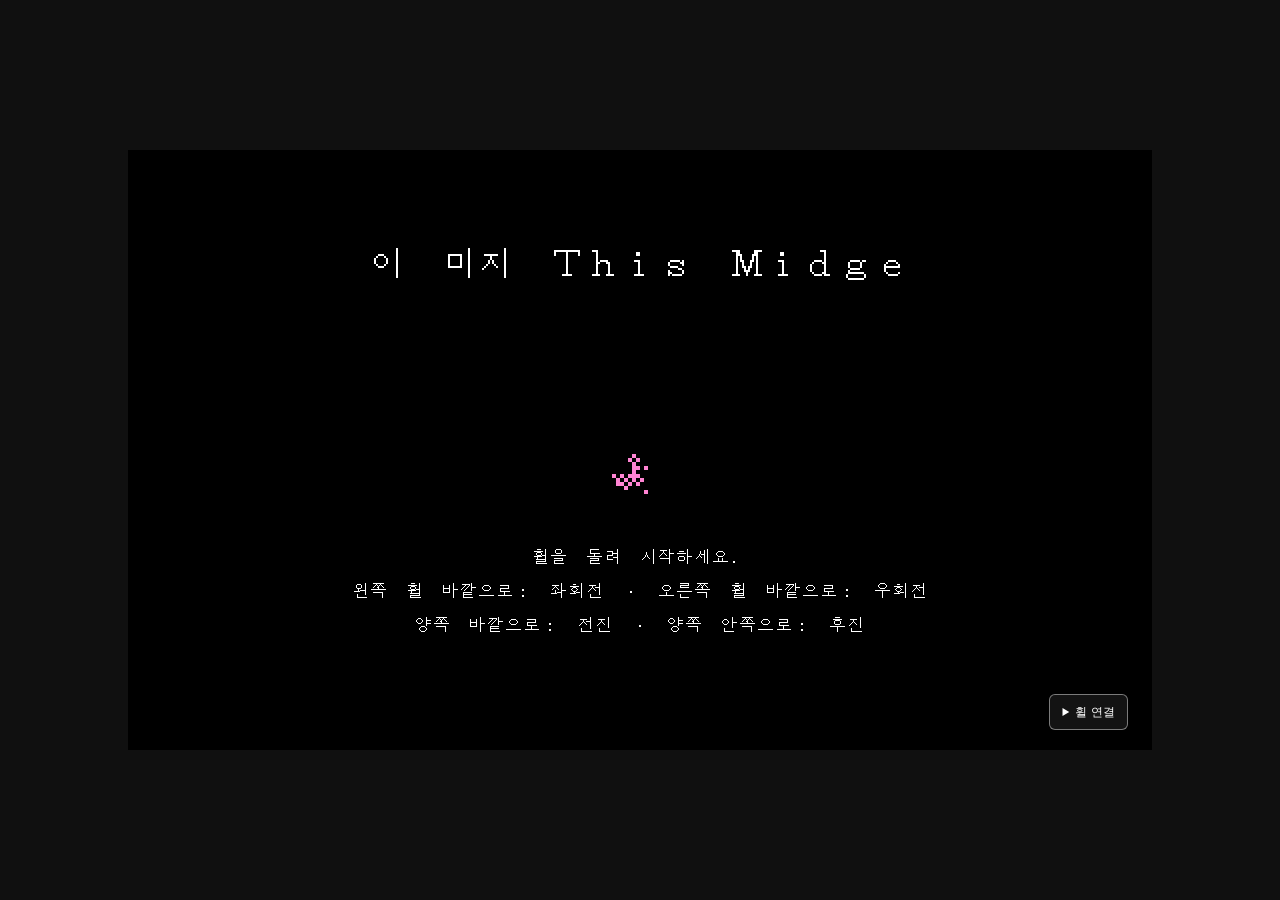
<file: index.html>
<!doctype html>
<html lang="ko">
<head>
  <meta charset="utf-8">
  <meta name="viewport" content="width=device-width,initial-scale=1">
  <meta name="description" content="끝없이 넓은 흰 종이 위, 하루살이의 작은 비행.">
  <title>하루살이 · 흰 종이</title>
  <link rel="stylesheet" href="./css/game.css">
</head>
<body class="home-waiting">
  <div id="display-frame">
  <div id="screen" aria-label="1024 × 600 LCD 화면">
  <main id="viewport" tabindex="-1" aria-label="하루살이를 따라가는 8000 × 6000 픽셀의 흰 종이">
    <div id="paper">
      <canvas id="stage-background" aria-hidden="true"></canvas>
      <div id="discoveries" aria-label="종이 위의 이야기"></div>
      <div id="mayfly" role="img" aria-label="왼쪽 위로 천천히 날아가는, 양쪽 날개를 가진 하루살이">
        <canvas id="sprite" width="16" height="16" aria-hidden="true"></canvas>
      </div>
      <div id="life-effects" aria-hidden="true"></div>
    </div>
  </main>
  <div id="life-hud" role="timer" aria-live="off" aria-label="남은시간: 60초"><canvas id="life-pixels" aria-hidden="true"></canvas></div>
  <h1 id="site-title" aria-label="이 미지 This Midge"><canvas id="title-pixels" aria-hidden="true"></canvas></h1>
  <nav id="game-controls" aria-label="게임 메뉴">
    <button id="home-button" type="button" aria-label="Home · 처음 화면으로" title="처음 화면으로">
      <svg viewBox="0 0 8 8" aria-hidden="true" shape-rendering="crispEdges"><path fill="currentColor" d="M3 0h2v1h1v1h1v1h1v2H7v3H5V5H3v3H1V5H0V3h1V2h1V1h1z"/></svg>
    </button>
  <aside id="wind-panel" aria-label="현재 위치의 바람">
    <button id="wind-connect" type="button" aria-label="현재 위치 바람 연결" title="현재 위치 바람 연결" aria-describedby="wind-status wind-credit">
      <svg viewBox="0 0 32 32" aria-hidden="true" shape-rendering="crispEdges">
        <defs>
          <pattern id="wind-dither" width="4" height="4" patternUnits="userSpaceOnUse"><path d="M0 0h1v1H0z M2 2h1v1H2z" fill="currentColor" opacity=".4"/></pattern>
          <clipPath id="wind-circle"><circle cx="16" cy="16" r="15"/></clipPath>
        </defs>
        <g clip-path="url(#wind-circle)"><path fill="url(#wind-dither)" d="M0 0h32v32H0z"/></g>
        <g fill="currentColor">
          <path d="M5 10h13V8h-3V6h5v2h2v4H5z"/>
          <path d="M3 15h22v-3h-3v-2h5v2h2v5H3z"/>
          <path d="M6 20h16v6h-2v2h-5v-2h-2v-3h2v2h4v-3H6z"/>
          <path d="M3 20h1v2H3z M8 25h2v2H8z M24 23h1v1h-1z"/>
        </g>
      </svg>
    </button>
    <p id="wind-status" role="status">위치 허용 후 주변 바람을 반영해요</p>
    <small id="wind-credit">대략적인 위치를 <a href="https://open-meteo.com/" target="_blank" rel="noopener noreferrer">Open-Meteo</a>에 보내 바람을 조회합니다.</small>
  </aside>
  </nav>
  <section id="home-screen" aria-label="게임 시작 대기">
    <h2 id="home-title" aria-label="이 미지 This Midge"><canvas id="home-title-pixels" aria-hidden="true"></canvas></h2>
    <img id="home-sprite" width="64" height="64" alt="멈춰 있는 하루살이">
    <div id="home-instructions">
      <p><span class="sr-only">휠을 돌려 시작하세요.</span><canvas data-home-text="휠을 돌려 시작하세요." aria-hidden="true"></canvas></p>
      <p><span class="sr-only">왼쪽 휠 바깥으로: 좌회전 · 오른쪽 휠 바깥으로: 우회전</span><canvas data-home-text="왼쪽 휠 바깥으로: 좌회전 · 오른쪽 휠 바깥으로: 우회전" aria-hidden="true"></canvas></p>
      <p><span class="sr-only">양쪽 바깥으로: 전진 · 양쪽 안쪽으로: 후진</span><canvas data-home-text="양쪽 바깥으로: 전진 · 양쪽 안쪽으로: 후진" aria-hidden="true"></canvas></p>
    </div>
  </section>
  <section id="dialogue" role="dialog" tabindex="-1" aria-label="발견한 이야기" aria-describedby="dialogue-text" hidden>
    <p id="dialogue-text" class="sr-only"></p>
    <div id="dialogue-line"><canvas id="dialogue-pixels" aria-hidden="true"></canvas></div>
  </section>
  <section id="minigame-overlay" role="dialog" aria-label="미니게임" hidden>
    <iframe id="minigame-frame" title="mini_00 미니게임"></iframe>
    <div id="minigame-timer" role="timer" aria-live="off"><canvas id="minigame-timer-pixels" aria-hidden="true"></canvas></div>
  </section>
  <canvas id="transition-overlay" aria-hidden="true" hidden></canvas>
  </div>
  </div>
  <script src="./js/game/display.js"></script>
  <script src="./js/game/stage-background.js"></script>
  <script src="./assets/fonts/unicode-asian.js"></script>
  <script src="./js/game/bitmap-text.js"></script>
  <script src="./content/text.js"></script>
  <script src="./js/settings.js"></script>
  <script src="./js/game/life.js"></script>
  <script src="./assets/icons/mini_00.js"></script>
  <script src="./js/minigame-manager.js?v=stack1"></script>
  <script src="./js/game/world.js?v=stack1"></script>
  <script src="./js/game/wind.js"></script>
  <script src="./js/game/home.js"></script>
  <script src="./js/game/dither.js?v=home1"></script>
  <script src="./js/game/wheel-motion.js"></script>
  <script src="./js/game/wheel-controller.js"></script>
  <script src="./js/game/flight.js"></script>
</body>
</html>
</file>
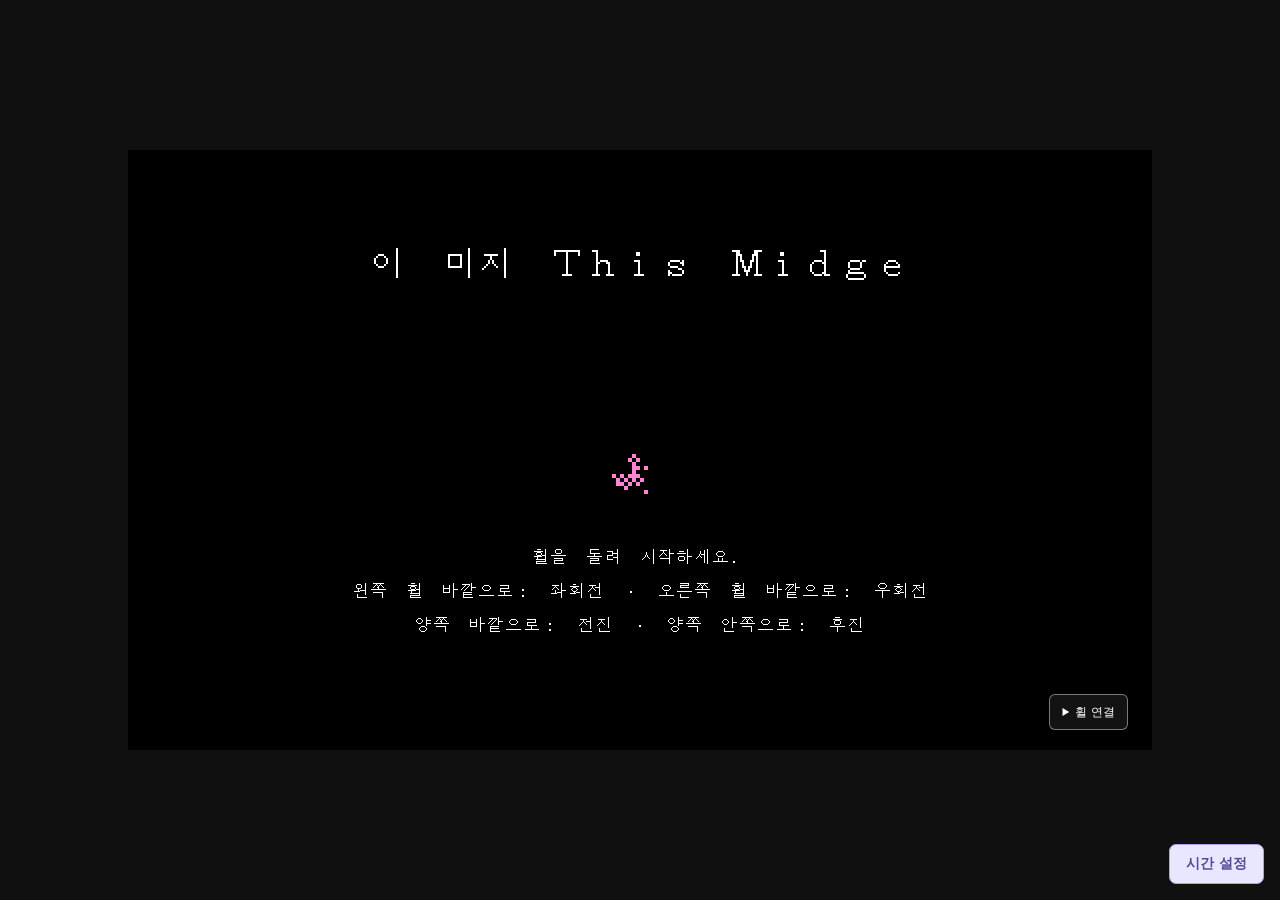
<file: admin.html>
<!doctype html>
<html lang="ko">
<head>
  <meta charset="utf-8">
  <meta name="viewport" content="width=device-width,initial-scale=1">
  <meta name="description" content="끝없이 넓은 흰 종이 위, 하루살이의 작은 비행.">
  <title>이 미지 · 관리자</title>
  <link rel="stylesheet" href="./css/game.css">
  <link rel="stylesheet" href="./css/admin.css">
</head>
<body class="home-waiting">
  <div id="display-frame">
  <div id="screen" aria-label="1024 × 600 LCD 화면">
  <main id="viewport" tabindex="-1" aria-label="하루살이를 따라가는 8000 × 6000 픽셀의 흰 종이">
    <div id="paper">
      <canvas id="stage-background" aria-hidden="true"></canvas>
      <div id="discoveries" aria-label="종이 위의 이야기"></div>
      <div id="mayfly" role="img" aria-label="왼쪽 위로 천천히 날아가는, 양쪽 날개를 가진 하루살이">
        <canvas id="sprite" width="16" height="16" aria-hidden="true"></canvas>
      </div>
      <div id="life-effects" aria-hidden="true"></div>
    </div>
  </main>
  <div id="life-hud" role="timer" aria-live="off" aria-label="남은시간: 60초"><canvas id="life-pixels" aria-hidden="true"></canvas></div>
  <h1 id="site-title" aria-label="이 미지 This Midge"><canvas id="title-pixels" aria-hidden="true"></canvas></h1>
  <nav id="game-controls" aria-label="게임 메뉴">
    <button id="home-button" type="button" aria-label="Home · 처음 화면으로" title="처음 화면으로">
      <svg viewBox="0 0 8 8" aria-hidden="true" shape-rendering="crispEdges"><path fill="currentColor" d="M3 0h2v1h1v1h1v1h1v2H7v3H5V5H3v3H1V5H0V3h1V2h1V1h1z"/></svg>
    </button>
  <aside id="wind-panel" aria-label="현재 위치의 바람">
    <button id="wind-connect" type="button" aria-label="현재 위치 바람 연결" title="현재 위치 바람 연결" aria-describedby="wind-status wind-credit">
      <svg viewBox="0 0 32 32" aria-hidden="true" shape-rendering="crispEdges">
        <defs>
          <pattern id="wind-dither" width="4" height="4" patternUnits="userSpaceOnUse"><path d="M0 0h1v1H0z M2 2h1v1H2z" fill="currentColor" opacity=".4"/></pattern>
          <clipPath id="wind-circle"><circle cx="16" cy="16" r="15"/></clipPath>
        </defs>
        <g clip-path="url(#wind-circle)"><path fill="url(#wind-dither)" d="M0 0h32v32H0z"/></g>
        <g fill="currentColor">
          <path d="M5 10h13V8h-3V6h5v2h2v4H5z"/>
          <path d="M3 15h22v-3h-3v-2h5v2h2v5H3z"/>
          <path d="M6 20h16v6h-2v2h-5v-2h-2v-3h2v2h4v-3H6z"/>
          <path d="M3 20h1v2H3z M8 25h2v2H8z M24 23h1v1h-1z"/>
        </g>
      </svg>
    </button>
    <p id="wind-status" role="status">위치 허용 후 주변 바람을 반영해요</p>
    <small id="wind-credit">대략적인 위치를 <a href="https://open-meteo.com/" target="_blank" rel="noopener noreferrer">Open-Meteo</a>에 보내 바람을 조회합니다.</small>
  </aside>
  </nav>
  <section id="home-screen" aria-label="게임 시작 대기">
    <h2 id="home-title" aria-label="이 미지 This Midge"><canvas id="home-title-pixels" aria-hidden="true"></canvas></h2>
    <img id="home-sprite" width="64" height="64" alt="멈춰 있는 하루살이">
    <div id="home-instructions">
      <p><span class="sr-only">휠을 돌려 시작하세요.</span><canvas data-home-text="휠을 돌려 시작하세요." aria-hidden="true"></canvas></p>
      <p><span class="sr-only">왼쪽 휠 바깥으로: 좌회전 · 오른쪽 휠 바깥으로: 우회전</span><canvas data-home-text="왼쪽 휠 바깥으로: 좌회전 · 오른쪽 휠 바깥으로: 우회전" aria-hidden="true"></canvas></p>
      <p><span class="sr-only">양쪽 바깥으로: 전진 · 양쪽 안쪽으로: 후진</span><canvas data-home-text="양쪽 바깥으로: 전진 · 양쪽 안쪽으로: 후진" aria-hidden="true"></canvas></p>
    </div>
  </section>
  <section id="dialogue" role="dialog" tabindex="-1" aria-label="발견한 이야기" aria-describedby="dialogue-text" hidden>
    <p id="dialogue-text" class="sr-only"></p>
    <div id="dialogue-line"><canvas id="dialogue-pixels" aria-hidden="true"></canvas></div>
  </section>
  <section id="minigame-overlay" role="dialog" aria-label="미니게임" hidden>
    <iframe id="minigame-frame" title="mini_00 미니게임"></iframe>
    <div id="minigame-timer" role="timer" aria-live="off"><canvas id="minigame-timer-pixels" aria-hidden="true"></canvas></div>
  </section>
  <canvas id="transition-overlay" aria-hidden="true" hidden></canvas>
  </div>
  </div>
  <button id="admin-open" type="button">시간 설정</button>
  <dialog id="admin-settings" aria-labelledby="admin-heading">
    <header><h2 id="admin-heading">시간 설정</h2><button id="admin-close" type="button" aria-label="설정 닫기">닫기</button></header>
    <p class="admin-note">설정창을 연 동안 게임이 일시정지됩니다.</p>
    <form id="admin-default-form">
      <label for="admin-start-seconds">시작 · 리셋 시간 <span>초</span></label>
      <div class="admin-field"><input id="admin-start-seconds" type="number" min="1" max="86400" step="1" required><button type="submit">저장</button></div>
      <p>다음 실행, 리스폰, 미니게임 복귀 시 적용합니다.</p>
    </form>
    <form id="admin-current-form">
      <label for="admin-current-seconds">현재 남은 시간 <span>초</span></label>
      <div class="admin-field"><input id="admin-current-seconds" type="number" min="0" max="86400" step="1" required><button type="submit">지금 적용</button></div>
      <p>현재 위치를 유지하고 남은 시간만 바꿉니다.</p>
    </form>
    <footer><button id="admin-reset" type="button">기본 60초로 복원</button><a id="admin-game-link" href="./index.html">일반 게임 열기</a></footer>
    <p id="admin-status" role="status"></p>
    <small>설정은 이 브라우저에 저장됩니다. 일반 게임은 위 링크로 열면 설정이 전달됩니다. 미니게임 진행 시간은 별도로 60초입니다.</small>
  </dialog>
  <script src="./js/game/display.js"></script>
  <script src="./js/game/stage-background.js"></script>
  <script src="./assets/fonts/unicode-asian.js"></script>
  <script src="./js/game/bitmap-text.js"></script>
  <script src="./content/text.js"></script>
  <script src="./js/settings.js"></script>
  <script src="./js/game/life.js"></script>
  <script src="./assets/icons/mini_00.js"></script>
  <script src="./js/minigame-manager.js?v=stack1"></script>
  <script src="./js/game/world.js?v=stack1"></script>
  <script src="./js/game/wind.js"></script>
  <script src="./js/game/home.js"></script>
  <script src="./js/game/dither.js?v=home1"></script>
  <script src="./js/game/wheel-motion.js"></script>
  <script src="./js/game/wheel-controller.js"></script>
  <script src="./js/game/flight.js"></script>
  <script src="./js/admin.js"></script>
</body>
</html>
</file>
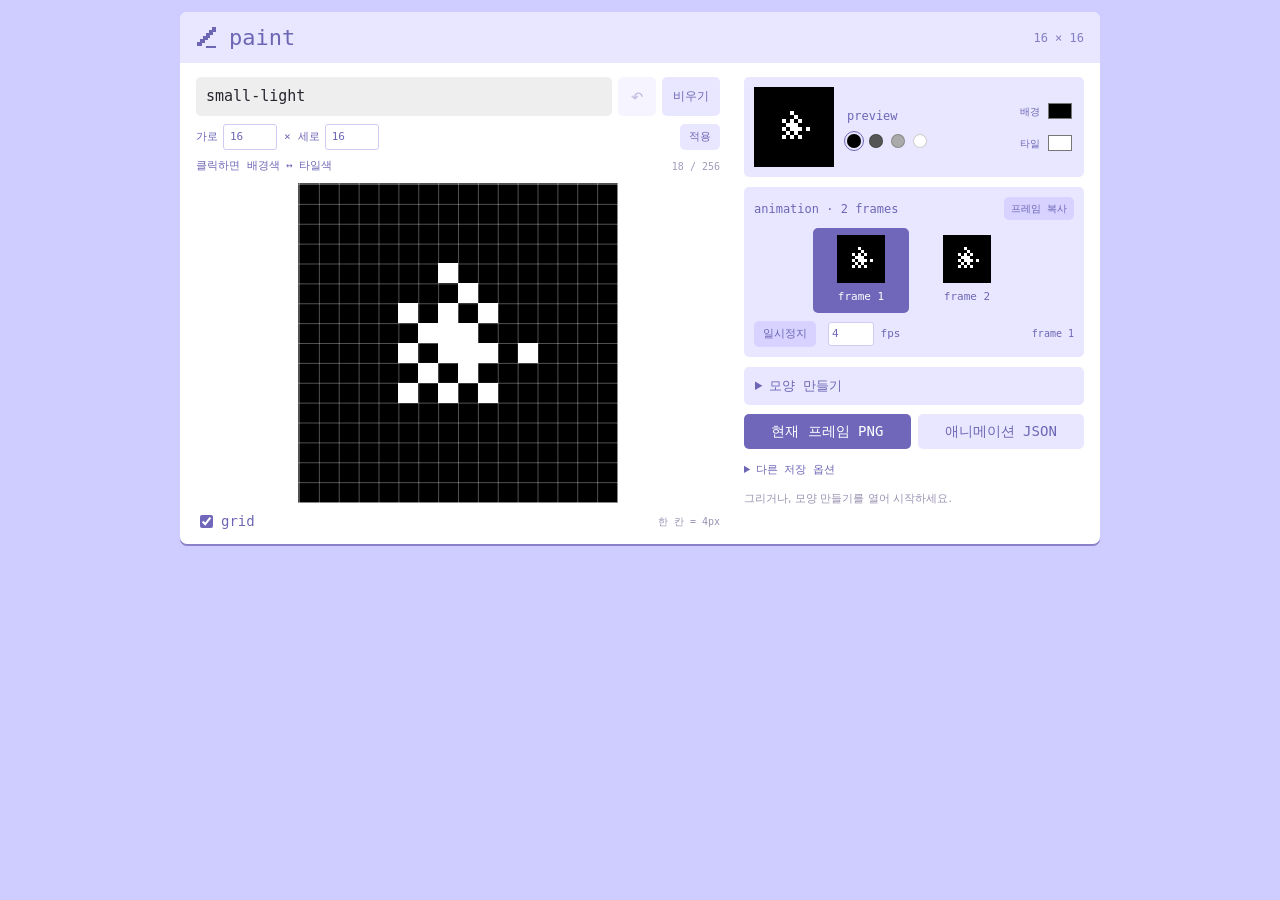
<file: generate.html>
<!doctype html>
<html lang="ko">
<head>
  <meta charset="utf-8">
  <meta name="viewport" content="width=device-width, initial-scale=1">
  <title>이 미지 · paint</title>
  <link rel="stylesheet" href="./css/generate.css">
</head>
<body>
  <main class="paint-panel">
    <header class="paint-header"><h1><svg viewBox="0 0 16 16" aria-hidden="true" shape-rendering="crispEdges"><path d="M11 1h3v3h-2v2h-2v2H8v2H6v2H4v2H1v-3h2V9h2V7h2V5h2V3h2z M2 12h2v2H2z M7 14h7v1H7z" fill="currentColor"/></svg> paint</h1><span id="canvas-spec">16 × 16</span></header>
    <div class="paint-body">
      <div class="paint-edit-column">
      <div class="name-row"><input id="object-name" type="text" value="small-light" maxlength="64" spellcheck="false" aria-label="오브젝트 이름"><button type="button" id="undo" title="되돌리기" aria-label="되돌리기" disabled>↶</button><button type="button" id="clear" title="모두 지우기" aria-label="모두 지우기">비우기</button></div>
      <div class="canvas-size"><label>가로 <input id="canvas-width" type="number" min="4" max="64" step="1" value="16" aria-label="캔버스 가로 픽셀 수"></label><span>×</span><label>세로 <input id="canvas-height" type="number" min="4" max="64" step="1" value="16" aria-label="캔버스 세로 픽셀 수"></label><button type="button" id="resize-canvas">적용</button></div>
      <div class="tool-row"><span class="toggle-hint">클릭하면 배경색 ↔ 타일색</span><span id="pixel-count">0 / 256</span></div>
      <div id="editor-frame"><canvas id="editor" width="16" height="16" tabindex="0" aria-label="16×16 픽셀 편집기. 클릭하면 배경색과 타일색이 반전됩니다."></canvas><div id="grid" aria-hidden="true"></div></div>
      <div class="under-canvas"><label><input id="grid-toggle" type="checkbox" checked> grid</label><span>한 칸 = 4px</span></div>
      </div>
      <aside class="paint-side-column" aria-label="미리보기와 애니메이션 설정">
      <section class="preview-box" aria-label="실제 크기 미리보기"><div id="preview-world"><canvas id="preview" width="16" height="16" aria-label="64×64px 실제 크기 미리보기"></canvas></div><div class="preview-info"><span>preview</span><div class="swatches"><button type="button" data-background="#000000" class="swatch selected" style="--swatch:#000" aria-label="검정 배경" aria-pressed="true"></button><button type="button" data-background="#555555" class="swatch" style="--swatch:#555" aria-label="짙은 회색 배경" aria-pressed="false"></button><button type="button" data-background="#aaaaaa" class="swatch" style="--swatch:#aaa" aria-label="밝은 회색 배경" aria-pressed="false"></button><button type="button" data-background="#ffffff" class="swatch" style="--swatch:#fff" aria-label="흰색 배경" aria-pressed="false"></button></div></div><div class="palette-pickers"><label for="background-color">배경 <input type="color" id="background-color" value="#000000" aria-label="배경색 RGB 선택"></label><label for="tile-color">타일 <input type="color" id="tile-color" value="#ffffff" aria-label="타일색 RGB 선택"></label></div></section>
      <section class="animation-box" aria-label="2프레임 애니메이션">
        <div class="animation-heading"><span>animation · 2 frames</span><button type="button" id="copy-frame" title="현재 프레임을 다른 프레임으로 복사">프레임 복사</button></div>
        <div class="frame-tabs" role="tablist" aria-label="편집할 프레임">
          <button id="frame-0" type="button" role="tab" aria-selected="true" class="frame-tab active"><canvas id="thumb-0" width="16" height="16" aria-hidden="true"></canvas><span>frame 1</span></button>
          <button id="frame-1" type="button" role="tab" aria-selected="false" class="frame-tab"><canvas id="thumb-1" width="16" height="16" aria-hidden="true"></canvas><span>frame 2</span></button>
        </div>
        <div class="playback"><button type="button" id="play" aria-pressed="true">일시정지</button><label><input id="fps" type="number" min="1" max="12" value="4" step="1" aria-label="초당 프레임 수"> fps</label><span id="preview-frame">frame 1</span></div>
      </section>
      <details class="generator-options"><summary>모양 만들기</summary><div class="option-content">
        <label class="field">모양<select id="shape" aria-label="모양"><option value="glow">불빛</option><option value="ring">고리</option><option value="circle">원</option><option value="diamond">마름모</option><option value="star">별</option><option value="minigame">미니게임 반짝임</option></select></label>
        <div class="range-field"><label for="radius">크기 <output id="radius-value"></output></label><input id="radius" type="range" min="1.5" max="7.5" value="5" step="0.25"></div>
        <div class="range-field"><label for="density">밀도 <output id="density-value"></output></label><input id="density" type="range" min="0" max="1" value="0.75" step="0.05"></div>
        <details class="fine-options"><summary>세부 조절</summary>
          <div class="range-field"><label for="core">밝은 중심 <output id="core-value"></output></label><input id="core" type="range" min="0" max="3" value="1" step="0.25"></div>
          <div class="range-field"><label for="softness">번짐 <output id="softness-value"></output></label><input id="softness" type="range" min="0.25" max="3" value="1.5" step="0.25"></div>
          <div class="range-field"><label for="organic">불규칙함 <output id="organic-value"></output></label><input id="organic" type="range" min="0" max="1" value="0.15" step="0.05"></div>
          <label class="field">패턴<select id="pattern" aria-label="패턴"><option value="bayer8">Bayer 8 × 8</option><option value="bayer4">Bayer 4 × 4</option><option value="random">Noise</option></select></label>
          <label class="field">Seed<input id="seed" type="number" min="0" max="999999" value="1" step="1"></label>
        </details>
        <button type="button" id="variant" class="primary">다른 모양 만들기 ↻</button><p class="hint">설정을 바꾸면 새로 생성돼요. 직접 그린 내용은 되돌릴 수 있어요.</p>
      </div></details>
      <div class="save-row"><button type="button" id="png64" class="primary">현재 프레임 PNG</button><button type="button" id="json">애니메이션 JSON</button></div>
      <details class="more-files"><summary>다른 저장 옵션</summary><label class="background-export"><input id="export-background" type="checkbox"> PNG에 배경색 포함</label><div class="more-buttons"><button type="button" id="png16">원본 PNG · 1배</button><button type="button" id="sheet">2프레임 시트 PNG</button><button type="button" id="copy">JSON 복사</button></div><label class="import-label">JSON 불러오기<input id="import" type="file" accept=".json,application/json"></label></details>
      <p id="status" role="status">그리거나, 모양 만들기를 열어 시작하세요.</p>
      </aside>
    </div>
  </main>
  <script src="./js/generate.js"></script>
</body>
</html>
</file>
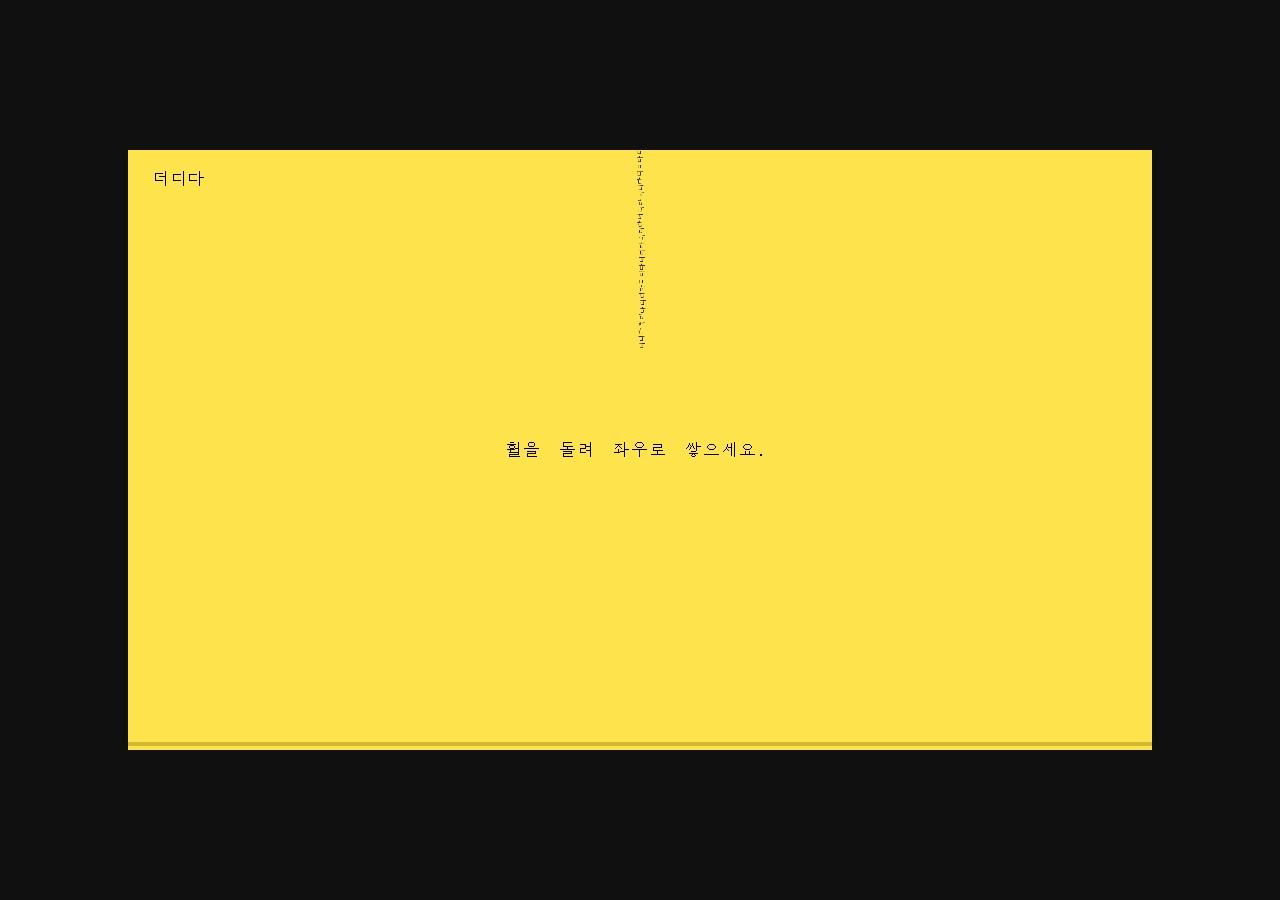
<file: minigames/minigame_00/minigame_00.html>
<!doctype html>
<html lang="ko">
<head>
  <meta charset="utf-8">
  <meta name="viewport" content="width=device-width,initial-scale=1">
  <title>더디다 · mini_00</title>
  <link rel="stylesheet" href="../../css/game.css">
  <link rel="stylesheet" href="./minigame_00.css">
</head>
<body>
  <div id="display-frame">
    <main id="screen" tabindex="-1" aria-label="휠을 돌려 더디다를 좌우로 쌓는 미니게임">
      <canvas id="word-stack" width="1024" height="600" aria-hidden="true"></canvas>
      <h1 id="minigame-title" aria-label="더디다"><canvas id="minigame-title-pixels" aria-hidden="true"></canvas></h1>
      <canvas id="stack-guide" aria-hidden="true"></canvas>
      <p class="sr-only">작은 단어들이 위쪽 중앙에서 이어진 줄기로 내려옵니다. 휠을 왼쪽으로 돌리면 왼쪽으로, 오른쪽으로 돌리면 오른쪽으로 쌓입니다.</p>
    </main>
  </div>
  <script src="../../js/game/display.js"></script>
  <script src="../../assets/fonts/unicode-asian.js"></script>
  <script src="../../js/game/bitmap-text.js"></script>
  <script src="../../vendor/matter/matter-0.20.0.min.js"></script>
  <script src="./minigame_00.js?v=snake3"></script>
</body>
</html>
</file>
<file: css/game.css>
:root { color-scheme: light; background: #101010; }
* { box-sizing: border-box; }
html, body { width: 100%; height: 100%; margin: 0; overflow: hidden; background: #101010; }
body { display: grid; place-items: center; }
#display-frame { position: relative; width: 1024px; height: 600px; overflow: hidden; }
#screen { position: relative; width: 1024px; height: 600px; overflow: hidden; transform-origin: top left; }
#viewport { position: absolute; inset: 0; overflow: hidden; background: #fff; }
#paper { position: absolute; top: 0; left: 0; width: 8000px; height: 6000px; background: radial-gradient(circle 3000px at center, #000 0% 25%, #555 25% 50%, #aaa 50% 75%, #fff 75% 100%); transform-origin: 0 0; will-change: transform; }
#mayfly { position: absolute; top: 0; left: 0; width: 64px; height: 64px; transform-origin: 50% 50%; will-change: transform; }
#sprite { display: block; width: 100%; height: 100%; image-rendering: pixelated; }


#wind-panel { position: absolute; left: 50%; bottom: max(20px, env(safe-area-inset-bottom)); transform: translateX(-50%); z-index: 2; color: #ff84d3; font: 12px/1.5 system-ui, sans-serif; }
#wind-connect { display: grid; place-items: center; width: 52px; height: 52px; padding: 6px; border: 1px solid #ff84d370; border-radius: 50%; background: #151515ed; color: inherit; cursor: pointer; box-shadow: 0 2px 12px #0003; transition: background .15s, border-color .15s; }
#wind-connect svg { display: block; width: 36px; height: 36px; }
#wind-connect:hover { background: #30212b; border-color: #ff84d3; }
#wind-connect:disabled { opacity: .5; cursor: wait; }
#wind-connect:focus-visible { outline: 2px solid #ff84d3; outline-offset: 4px; }
#wind-status, #wind-credit { position: absolute; left: 50%; width: min(290px, calc(100vw - 32px)); transform: translateX(-50%); padding: 10px 12px; margin: 0; background: #191919f5; color: #eee; visibility: hidden; opacity: 0; transition: opacity .15s; }
#wind-status { bottom: 94px; border-radius: 8px 8px 0 0; }
#wind-credit { bottom: 62px; min-height: 32px; border-radius: 0 0 8px 8px; color: #aaa; font-size: 10px; }
#wind-panel:hover #wind-status, #wind-panel:hover #wind-credit, #wind-panel:focus-within #wind-status, #wind-panel:focus-within #wind-credit { visibility: visible; opacity: 1; }
#wind-panel a { color: inherit; }

#discoveries { position: absolute; inset: 0; }
.discovery { position: absolute; width: 64px; height: 64px; transform: translate(-50%, -50%); padding: 0; border: 0; border-radius: 50%; background: transparent; cursor: pointer; }
.discovery canvas { display: block; width: 100%; height: 100%; image-rendering: pixelated; }
.discovery.visited { opacity: .4; }
.discovery:hover, .discovery:focus-visible { opacity: 1; outline: 1px dashed #ff84d3; outline-offset: 5px; }
#dialogue { position: absolute; z-index: 5; left: 50%; bottom: max(20px, env(safe-area-inset-bottom)); transform: translateX(-50%); width: min(630px, calc(70% - 22.4px)); padding: 14px 20px; border: 2px solid #fff; background: #000; color: #fff; box-shadow: 0 0 0 2px #000; outline: none; }
#dialogue[hidden], #transition-overlay[hidden] { display: none; }
#dialogue-line { overflow: hidden; width: 100%; height: 36px; }
#dialogue-pixels { display: block; image-rendering: pixelated; }
#dialogue-pixels.scrolling { animation: dialogue-scroll 5s linear both; }
@keyframes dialogue-scroll { 0%, 15% { transform: translateX(0); } 85%, 100% { transform: translateX(var(--text-travel)); } }
@media (prefers-reduced-motion: reduce) { #dialogue-pixels.scrolling { animation: none; } }
.dialogue-open #wind-panel { visibility: hidden; }
#transition-overlay { position: absolute; inset: 0; z-index: 10; width: 100%; height: 100%; image-rendering: pixelated; pointer-events: auto; }
.sr-only { position: absolute; width: 1px; height: 1px; padding: 0; margin: -1px; overflow: hidden; clip-path: inset(50%); white-space: nowrap; border: 0; }

#stage-background { position: absolute; inset: 0; width: 100%; height: 100%; image-rendering: pixelated; pointer-events: none; }

#site-title { position: absolute; top: 20px; right: 24px; z-index: 2; margin: 0; line-height: 0; pointer-events: none; mix-blend-mode: difference; }
#title-pixels { display: block; height: 18px; width: auto; image-rendering: pixelated; }

.discovery .trigger-frame { position:absolute; inset:0; animation:trigger-blink var(--twinkle-duration,.8s) steps(1,end) infinite; animation-delay:var(--twinkle-delay,0s); }
.discovery .trigger-frame.alternate { animation-delay:calc(var(--twinkle-delay,0s) - var(--twinkle-half,.4s)); }
@keyframes trigger-blink { 0%,100% { opacity:1; } 50% { opacity:0; } }
@media(prefers-reduced-motion:reduce) {
  .discovery .trigger-frame { animation:none; opacity:1; }
  .discovery .trigger-frame.alternate { opacity:0; }
}

#life-hud { position:absolute; top:20px; left:24px; z-index:2; line-height:0; pointer-events:none; mix-blend-mode:difference; }
#life-pixels { display:block; width:auto; height:18px; image-rendering:pixelated; }

#life-effects { position:absolute; top:0; left:0; z-index:1; pointer-events:none; }
.life-bonus { position:absolute; left:0; top:0; display:block; height:18px; width:auto; image-rendering:pixelated; filter:drop-shadow(1px 1px 0 #0008); animation:life-bonus-rise 1.2s steps(9,end) forwards; }
@keyframes life-bonus-rise { 0% { transform:translateY(0); opacity:1; } 100% { transform:translateY(-36px); opacity:0; } }
@media(prefers-reduced-motion:reduce) {
  .life-bonus { animation-name:life-bonus-fade; }
  @keyframes life-bonus-fade { from { opacity:1; } to { opacity:0; } }
}

/* mini_00 stays on its first frame. */
#mini_00 .trigger-frame { animation: none; opacity: 1; }
#mini_00 .trigger-frame.alternate { display: none; }

/* life-effects is anchored at insect center + (40, -24). */
.respawn-message { position:absolute; left:-40px; top:68px; transform:translateX(-50%); height:18px; width:auto; image-rendering:pixelated; pointer-events:none; filter:drop-shadow(1px 1px 0 #000); animation:respawn-message-fade 5s linear forwards; }
@keyframes respawn-message-fade { 0%,90% { opacity:1; } 100% { opacity:0; } }

#minigame-overlay { position:absolute; inset:0; z-index:6; background:#fff; }
#minigame-overlay[hidden] { display:none; }
#minigame-frame { display:block; width:100%; height:100%; border:0; background:#fff; }
#minigame-timer { position:absolute; top:20px; right:24px; pointer-events:none; }
#minigame-timer-pixels { display:block; height:18px; width:auto; image-rendering:pixelated; filter:invert(1); }

#game-controls { position:absolute; left:24px; bottom:max(20px,env(safe-area-inset-bottom)); z-index:9; display:flex; align-items:center; gap:12px; }
#game-controls #wind-panel { position:relative; left:auto; bottom:auto; transform:none; }
#game-controls #wind-status,#game-controls #wind-credit { left:0; transform:none; }
#home-button { display:grid; place-items:center; width:52px; height:52px; padding:8px; border:1px solid #ff84d370; border-radius:50%; background:#151515ed; color:#ff84d3; cursor:pointer; }
#home-button svg { width:32px; height:32px; }
#home-button:hover { background:#30212b; border-color:#ff84d3; }
#home-button:focus-visible { outline:2px solid #ff84d3; outline-offset:4px; }
#home-screen { position:absolute; inset:0; z-index:8; background:#000; color:#fff; }
#home-screen[hidden] { display:none; }
#home-title { position:absolute; top:96px; left:50%; transform:translateX(-50%); margin:0; line-height:0; }
#home-title-pixels { display:block; height:36px; width:auto; image-rendering:pixelated; }
#home-sprite { position:absolute; left:50%; top:300px; transform:translateX(-50%); width:64px; height:64px; image-rendering:pixelated; }
#home-instructions { position:absolute; top:398px; left:0; right:0; display:flex; flex-direction:column; align-items:center; gap:16px; }
#home-instructions p { margin:0; line-height:0; }
#home-instructions canvas { display:block; height:18px; width:auto; image-rendering:pixelated; }
.home-waiting #game-controls,.home-waiting #life-hud,.home-waiting #site-title { visibility:hidden; }

/* Navigation colors: white Home and wind. */
#home-button { color:#fff; border-color:#ffffff70; }
#home-button:hover { background:#282828; border-color:#fff; }
#home-button:focus-visible { outline-color:#fff; }
#game-controls #wind-panel { color:#fff; }
#wind-connect { border-color:#ffffff70; }
#wind-connect:hover { background:#282828; border-color:#fff; }
#wind-connect:focus-visible { outline-color:#fff; }

/* Available on the home screen and while the minigame iframe has focus. */
#wheel-controller { position:absolute; right:24px; bottom:20px; z-index:9; color:#fff; font:12px/1.5 system-ui,sans-serif; }
#wheel-controller summary { padding:8px 12px; border:1px solid #ffffff70; border-radius:6px; background:#151515ed; cursor:pointer; }
#wheel-controller[open] { width:280px; }
.wheel-settings { padding:12px; margin-top:6px; border:1px solid #ffffff70; border-radius:6px; background:#151515f5; }
.wheel-settings p { margin:8px 0; }
.wheel-settings label { display:block; margin:8px 0; }
.wheel-settings button,.wheel-settings select { padding:5px 8px; color:#fff; background:#282828; border:1px solid #777; border-radius:4px; font:inherit; }
.wheel-settings button { cursor:pointer; }
.wheel-settings button:disabled { opacity:.5; cursor:default; }
#wheel-angles { font-variant-numeric:tabular-nums; }
.wheel-help { color:#bbb; }
</file>
<file: css/admin.css>
#admin-open { position:fixed; right:16px; bottom:16px; z-index:20; padding:10px 16px; border:1px solid #aaa3ed; border-radius:7px; background:#e9e7ff; color:#514b96; font:600 14px system-ui,sans-serif; cursor:pointer; }
#admin-settings { width:min(440px,calc(100vw - 24px)); max-height:calc(100dvh - 24px); overflow:auto; margin:auto; padding:24px; border:2px solid #aaa3ed; border-radius:12px; background:#f8f7ff; color:#252236; font:14px/1.5 system-ui,sans-serif; }
#admin-settings::backdrop { background:#080811a6; }
#admin-settings header { display:flex; justify-content:space-between; align-items:center; gap:16px; }
#admin-settings h2 { margin:0; font-size:22px; }
#admin-settings button { padding:9px 13px; border:1px solid #c5c0ef; border-radius:6px; background:#e9e7ff; color:#514b96; font:inherit; cursor:pointer; white-space:nowrap; }
#admin-settings button:hover { background:#d9d5ff; }
#admin-settings button:focus-visible,#admin-settings input:focus-visible,#admin-open:focus-visible { outline:2px solid #7165c4; outline-offset:3px; }
#admin-settings form { padding:18px 0; border-bottom:1px solid #dedbec; }
#admin-settings label { display:block; margin-bottom:8px; font-weight:650; }
#admin-settings label span { color:#746e88; font-size:12px; font-weight:400; }
.admin-field { display:flex; gap:8px; }
.admin-field input { min-width:0; width:100%; border:1px solid #c5c0ef; border-radius:6px; background:#fff; padding:8px 12px; color:#252236; font:24px/1.3 ui-monospace,monospace; }
#admin-settings form p { margin:8px 0 0; color:#716b82; font-size:12px; }
#admin-settings .admin-note { margin:14px 0 0; color:#716b82; }
#admin-settings footer { display:flex; align-items:center; justify-content:space-between; gap:10px; margin-top:18px; }
#admin-settings a { color:#6255ad; font-size:12px; }
#admin-status { min-height:21px; margin:14px 0 8px; color:#514b96; }
#admin-settings small { display:block; color:#716b82; font-size:11px; }
</file>
<file: css/generate.css>
:root { color-scheme:light; --page:#cfccff; --soft:#e9e7ff; --ink:#6d66b5; --accent:#7067bb; --line:#d0cbf3; }
* { box-sizing:border-box; }
body { margin:0; padding:24px 16px; min-height:100vh; background:var(--page); color:var(--ink); font:14px/1.5 ui-monospace,'SFMono-Regular',Consolas,monospace; }
button,input,select { font:inherit; }
button { border:0; border-radius:5px; background:var(--soft); color:var(--ink); padding:7px 11px; cursor:pointer; }
button:hover { background:#dbd6ff; }
button:disabled { opacity:.4; cursor:default; }
button.active,button.primary { color:#fff; background:var(--accent); }
button.active:hover,button.primary:hover { background:#6259aa; }
button:focus-visible,input:focus-visible,select:focus-visible,summary:focus-visible,canvas:focus-visible { outline:2px solid #534a9a; outline-offset:3px; }
.paint-panel { width:min(100%,440px); margin:0 auto; background:white; border-radius:7px; overflow:hidden; box-shadow:0 2px 0 #8a80c9; }
.paint-header { display:flex; align-items:center; justify-content:space-between; padding:13px 18px; background:var(--soft); }
h1 { display:flex; align-items:center; gap:10px; margin:0; font-size:25px; font-weight:400; }
h1 svg { width:26px; height:26px; }
.paint-header>span { font-size:12px; opacity:.8; }
.paint-body { padding:16px 18px 12px; }
.name-row { display:flex; gap:6px; margin-bottom:9px; }
.name-row input { flex:1; width:0; min-width:0; border:0; border-radius:5px; background:#eee; color:#28252f; padding:8px 10px; font-size:15px; }
.name-row button { white-space:nowrap; font-size:12px; }
#undo { font-size:22px; line-height:1; width:38px; padding:5px; }
.tool-row { display:flex; align-items:center; justify-content:space-between; margin-bottom:10px; }
.tool-row>div { display:flex; gap:5px; }
.tool-row button { font-size:12px; padding:5px 12px; }
#pixel-count { font-size:10px; color:#a29bbb; }
#editor-frame { position:relative; width:100%; aspect-ratio:1; background:#000; }
#editor { display:block; width:100%; height:100%; image-rendering:pixelated; touch-action:none; cursor:crosshair; }
#grid { position:absolute; inset:0; pointer-events:none; border:1px solid #ffffff50; background-image:linear-gradient(to right,#ffffff50 1px,transparent 1px),linear-gradient(to bottom,#ffffff50 1px,transparent 1px); background-size:6.25% 6.25%; }
#grid[hidden] { display:none; }
.under-canvas { display:flex; justify-content:space-between; align-items:center; margin:9px 0 13px; }
.under-canvas label { display:flex; align-items:center; gap:5px; cursor:pointer; }
.under-canvas>span { font-size:10px; color:#9991b1; }
input[type=checkbox],input[type=range] { accent-color:var(--accent); }
.preview-box { display:flex; align-items:center; gap:13px; padding:10px; border-radius:5px; background:var(--soft); margin-bottom:10px; }
#preview-world { width:80px; height:80px; flex:0 0 80px; background:#000; display:grid; place-items:center; }
#preview { display:block; width:64px; height:64px; image-rendering:pixelated; }
.preview-info { flex:1; font-size:12px; }
.swatches { display:flex; gap:8px; margin-top:9px; }
.swatch { width:14px; height:14px; background:var(--swatch); padding:0; border-radius:50%; box-shadow:inset 0 0 0 1px #0003; }
.swatch:hover { background:var(--swatch); }
.swatch.selected { outline:1px solid var(--ink); outline-offset:2px; }
.colors { display:flex; flex-direction:column; align-items:center; gap:3px; }
.colors button { padding:0 4px; font-size:10px; background:transparent; }
input[type=color] { display:block; width:26px; height:22px; border:0; background:transparent; padding:0; cursor:pointer; }
details { border-radius:5px; background:var(--soft); }
summary { padding:9px 11px; cursor:pointer; font-size:13px; }
.option-content { padding:0 12px 12px; }
.field { display:flex; align-items:center; justify-content:space-between; gap:12px; font-size:12px; margin-top:9px; }
select,input[type=number] { min-width:0; max-width:65%; padding:4px 6px; color:var(--ink); background:#fff; border:1px solid var(--line); border-radius:3px; }
.range-field { margin-top:12px; }
.range-field label { display:flex; justify-content:space-between; font-size:12px; }
output { font-size:10px; }
input[type=range] { display:block; width:100%; margin:6px 0 0; cursor:pointer; }
.fine-options { margin-top:10px; border:1px solid var(--line); padding:0 9px 9px; }
.fine-options summary { padding:7px 0 0; font-size:11px; }
#variant { width:100%; margin-top:12px; }
.hint { font-size:10px; margin:8px 0 0; color:#9187ad; }
.save-row { display:flex; gap:7px; margin-top:12px; }
.save-row button { flex:1; }
.more-files { margin-top:8px; background:transparent; }
.more-files summary { font-size:11px; padding:5px 0; }
.more-buttons { display:flex; gap:7px; margin-top:5px; }
.more-buttons button { font-size:10px; flex:1; }
.import-label { display:block; font-size:10px; margin-top:10px; }
.import-label input { display:block; max-width:100%; margin-top:5px; font-size:10px; }
#status { font:11px/1.5 system-ui,sans-serif; margin:11px 0 0; color:#9a92b1; min-height:17px; }
@media(max-width:380px) { body { padding:12px 10px; } .paint-body { padding:12px; } .preview-box { gap:9px; } .swatches { gap:6px; } }

.canvas-size { display:flex; align-items:center; gap:7px; margin-bottom:10px; font-size:11px; }
.canvas-size label { display:flex; align-items:center; gap:5px; }
.canvas-size input { width:54px; max-width:none; }
.canvas-size button { margin-left:auto; padding:5px 9px; font-size:11px; }
.preview-box { flex-wrap:wrap; }
#preview-world { flex-basis:auto; max-width:100%; }
.animation-box { padding:10px; border-radius:5px; background:var(--soft); margin-bottom:10px; }
.animation-heading { display:flex; align-items:center; justify-content:space-between; gap:8px; font-size:12px; }
#copy-frame { padding:4px 7px; font-size:10px; background:#d7d2ff; }
.frame-tabs { display:flex; gap:10px; justify-content:center; padding:12px 0; }
.frame-tab { display:flex; flex-direction:column; align-items:center; gap:6px; width:96px; padding:8px; border:2px solid transparent; }
.frame-tab canvas { image-rendering:pixelated; background:#000; display:block; }
.frame-tab span { font-size:11px; }
.frame-tab.active { border-color:var(--accent); }
.playback { display:flex; align-items:center; gap:12px; font-size:11px; }
.playback button { font-size:11px; background:#d7d2ff; padding:5px 9px; }
.playback input { width:46px; max-width:none; padding:3px; }
#preview-frame { margin-left:auto; font-size:10px; }
#editor-frame { aspect-ratio:var(--canvas-ratio,1); }
#grid { background-size:calc(100% / var(--columns,16)) calc(100% / var(--rows,16)); }
.more-buttons { flex-wrap:wrap; }
.more-buttons button { flex-basis:45%; }

/* Put the editor and all preview/export controls in a single glance. */
body { padding:12px 16px; }
.paint-panel { width:min(100%,920px); }
.paint-header { padding:9px 16px; }
.paint-header h1 { font-size:22px; }
.paint-header h1 svg { width:23px; height:23px; }
.paint-body { display:grid; grid-template-columns:minmax(0,1fr) 340px; gap:24px; align-items:start; padding:14px 16px 12px; }
.paint-edit-column,.paint-side-column { min-width:0; }
#editor-frame { max-width:100%; margin-inline:auto; }
.name-row { margin-bottom:8px; }
.canvas-size { margin-bottom:8px; }
.tool-row { margin-bottom:8px; }
.under-canvas { margin:8px 0 0; }
.paint-side-column .preview-box { margin-bottom:10px; }
.paint-side-column .animation-box { margin-bottom:10px; }
.frame-tabs { padding:8px 0; }
.frame-tab { padding:5px 8px; }
.save-row { margin-top:9px; }
#status { margin-top:8px; }
@media(max-width:720px) {
  body { padding:10px; }
  .paint-panel { width:min(100%,440px); }
  .paint-body { grid-template-columns:1fr; gap:14px; padding:12px; }
}
@media(min-width:721px) {
  .paint-side-column { max-height:calc(100dvh - 112px); overflow-y:auto; scrollbar-width:thin; scrollbar-color:#b7afe6 transparent; }
}

.toggle-hint { font-size:11px; color:var(--ink); }

.palette-pickers { display:flex; flex-direction:column; gap:8px; margin-left:auto; }
.palette-pickers label { display:flex; align-items:center; gap:6px; font-size:10px; }
.palette-pickers input[type=color] { width:28px; height:24px; }
.background-export { display:flex; align-items:center; gap:5px; margin:6px 0 9px; font-size:11px; }
</file>
<file: minigames/minigame_00/minigame_00.css>
#screen { background:#ffe34d; }
#word-stack { position:absolute; inset:0; width:1024px; height:600px; image-rendering:pixelated; }
#minigame-title { position:absolute; top:20px; left:24px; margin:0; line-height:0; }
#minigame-title canvas,#stack-guide { display:block; height:18px; width:auto; image-rendering:pixelated; filter:invert(1); }
#minigame-title { background:#ffe34d; box-shadow:0 0 0 8px #ffe34d; }
#stack-guide { background:#001cb2; box-shadow:0 0 0 8px #001cb2; }
#stack-guide { position:absolute; top:50%; left:50%; transform:translate(-50%,-50%); box-shadow:0 0 0 16px #001cb2; pointer-events:none; }
#stack-guide[hidden] { display:none; }
</file>
